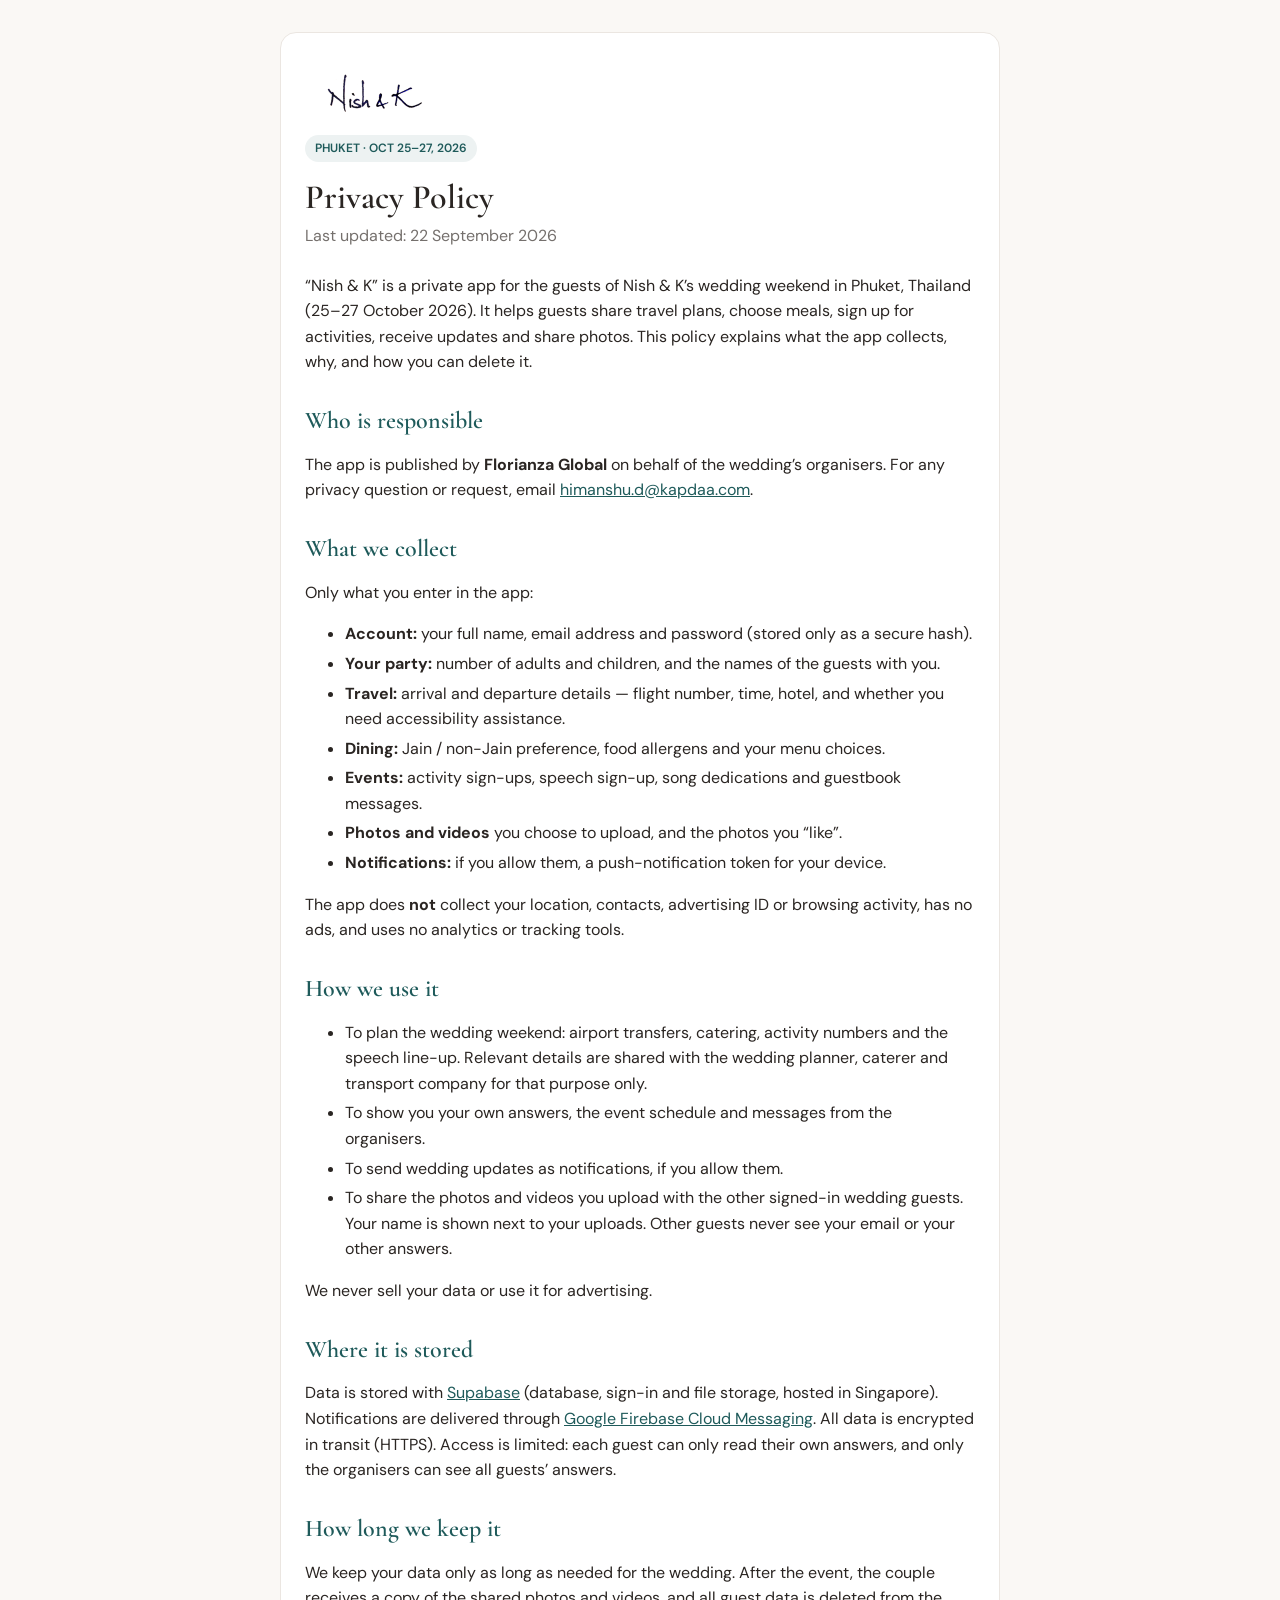
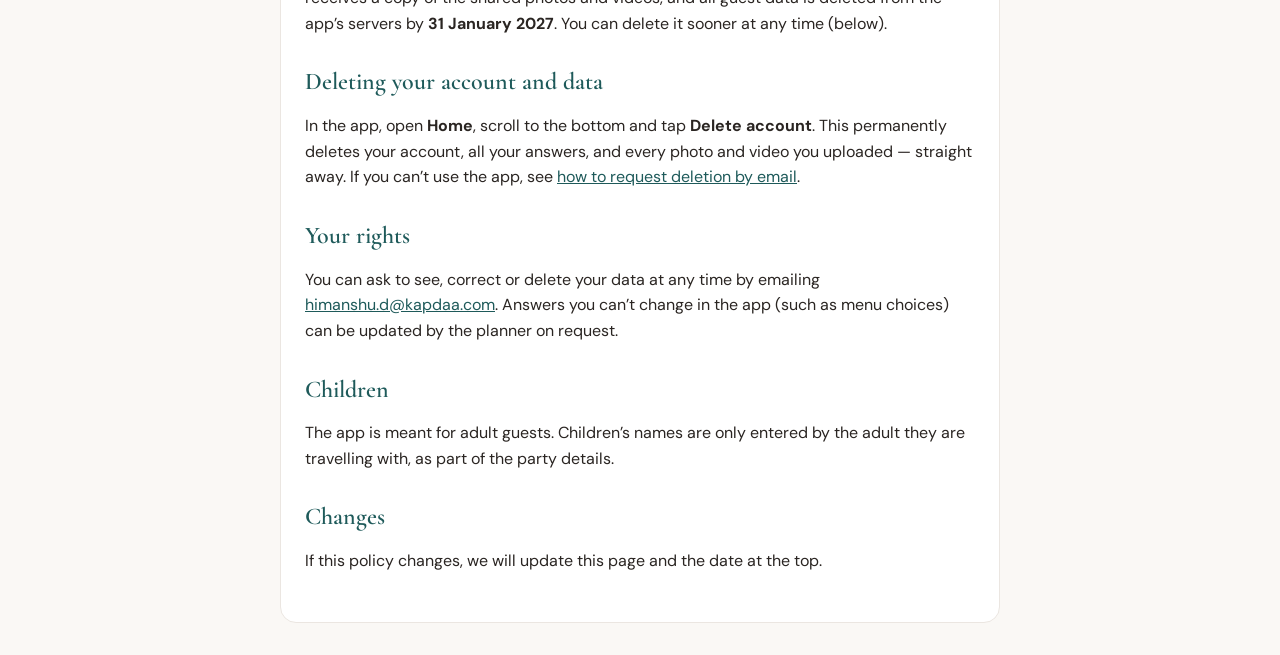
<file: index.html>
<!doctype html>
<html lang="en">
<head>
<meta charset="utf-8">
<meta name="viewport" content="width=device-width, initial-scale=1">
<title>Nish &amp; K — Privacy Policy</title>
<meta name="description" content="Privacy policy for the Nish & K wedding guest app.">
<link rel="icon" href="icon.png">
<link rel="stylesheet" href="style.css">
</head>
<body>
<main>
  <header>
    <img src="monogram.png" alt="Nish &amp; K" width="140">
    <p class="badge">PHUKET · OCT 25–27, 2026</p>
    <h1>Privacy Policy</h1>
    <p class="muted">Last updated: 22 September 2026</p>
  </header>

  <p>“Nish &amp; K” is a private app for the guests of Nish &amp; K’s wedding weekend in Phuket, Thailand
  (25–27 October 2026). It helps guests share travel plans, choose meals, sign up for activities, receive
  updates and share photos. This policy explains what the app collects, why, and how you can delete it.</p>

  <h2>Who is responsible</h2>
  <p>The app is published by <strong>Florianza Global</strong> on behalf of the wedding’s organisers.
  For any privacy question or request, email
  <a href="mailto:himanshu.d@kapdaa.com">himanshu.d@kapdaa.com</a>.</p>

  <h2>What we collect</h2>
  <p>Only what you enter in the app:</p>
  <ul>
    <li><strong>Account:</strong> your full name, email address and password (stored only as a secure hash).</li>
    <li><strong>Your party:</strong> number of adults and children, and the names of the guests with you.</li>
    <li><strong>Travel:</strong> arrival and departure details — flight number, time, hotel, and whether you need
      accessibility assistance.</li>
    <li><strong>Dining:</strong> Jain / non-Jain preference, food allergens and your menu choices.</li>
    <li><strong>Events:</strong> activity sign-ups, speech sign-up, song dedications and guestbook messages.</li>
    <li><strong>Photos and videos</strong> you choose to upload, and the photos you “like”.</li>
    <li><strong>Notifications:</strong> if you allow them, a push-notification token for your device.</li>
  </ul>
  <p>The app does <strong>not</strong> collect your location, contacts, advertising ID or browsing activity,
  has no ads, and uses no analytics or tracking tools.</p>

  <h2>How we use it</h2>
  <ul>
    <li>To plan the wedding weekend: airport transfers, catering, activity numbers and the speech line-up.
      Relevant details are shared with the wedding planner, caterer and transport company for that purpose only.</li>
    <li>To show you your own answers, the event schedule and messages from the organisers.</li>
    <li>To send wedding updates as notifications, if you allow them.</li>
    <li>To share the photos and videos you upload with the other signed-in wedding guests. Your name is shown
      next to your uploads. Other guests never see your email or your other answers.</li>
  </ul>
  <p>We never sell your data or use it for advertising.</p>

  <h2>Where it is stored</h2>
  <p>Data is stored with <a href="https://supabase.com/privacy">Supabase</a> (database, sign-in and file
  storage, hosted in Singapore). Notifications are delivered through
  <a href="https://firebase.google.com/support/privacy">Google Firebase Cloud Messaging</a>.
  All data is encrypted in transit (HTTPS). Access is limited: each guest can only read their own answers,
  and only the organisers can see all guests’ answers.</p>

  <h2>How long we keep it</h2>
  <p>We keep your data only as long as needed for the wedding. After the event, the couple receives a copy of
  the shared photos and videos, and all guest data is deleted from the app’s servers by
  <strong>31 January 2027</strong>. You can delete it sooner at any time (below).</p>

  <h2 id="delete">Deleting your account and data</h2>
  <p>In the app, open <strong>Home</strong>, scroll to the bottom and tap <strong>Delete account</strong>.
  This permanently deletes your account, all your answers, and every photo and video you uploaded — straight
  away. If you can’t use the app, see <a href="delete-account.html">how to request deletion by email</a>.</p>

  <h2>Your rights</h2>
  <p>You can ask to see, correct or delete your data at any time by emailing
  <a href="mailto:himanshu.d@kapdaa.com">himanshu.d@kapdaa.com</a>. Answers you can’t change in the app
  (such as menu choices) can be updated by the planner on request.</p>

  <h2>Children</h2>
  <p>The app is meant for adult guests. Children’s names are only entered by the adult they are travelling
  with, as part of the party details.</p>

  <h2>Changes</h2>
  <p>If this policy changes, we will update this page and the date at the top.</p>
</main>
</body>
</html>
</file>
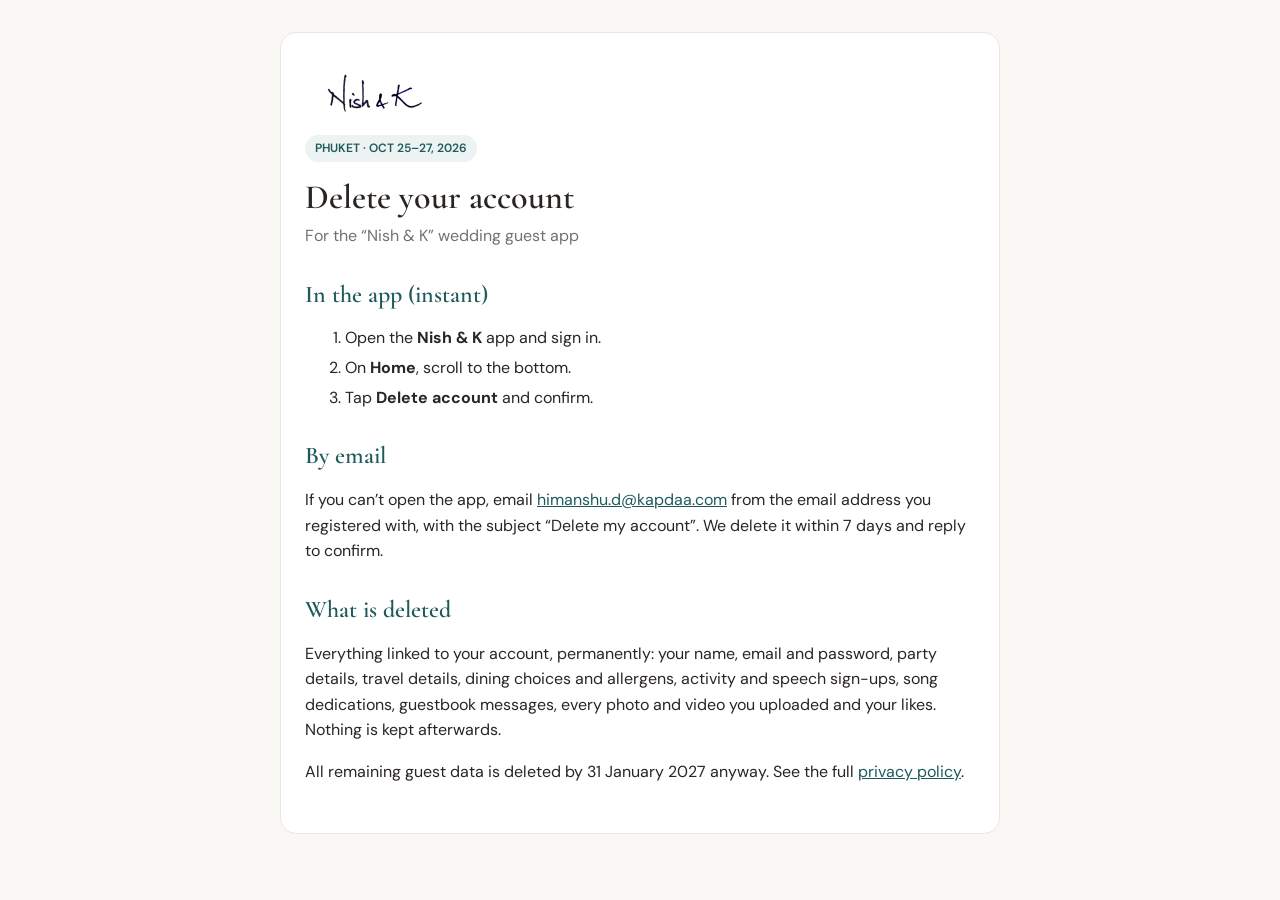
<file: delete-account.html>
<!doctype html>
<html lang="en">
<head>
<meta charset="utf-8">
<meta name="viewport" content="width=device-width, initial-scale=1">
<title>Nish &amp; K — Delete Your Account</title>
<meta name="description" content="How to delete your Nish & K wedding app account and data.">
<link rel="icon" href="icon.png">
<link rel="stylesheet" href="style.css">
</head>
<body>
<main>
  <header>
    <img src="monogram.png" alt="Nish &amp; K" width="140">
    <p class="badge">PHUKET · OCT 25–27, 2026</p>
    <h1>Delete your account</h1>
    <p class="muted">For the “Nish &amp; K” wedding guest app</p>
  </header>

  <h2>In the app (instant)</h2>
  <ol>
    <li>Open the <strong>Nish &amp; K</strong> app and sign in.</li>
    <li>On <strong>Home</strong>, scroll to the bottom.</li>
    <li>Tap <strong>Delete account</strong> and confirm.</li>
  </ol>

  <h2>By email</h2>
  <p>If you can’t open the app, email <a href="mailto:himanshu.d@kapdaa.com?subject=Delete%20my%20Nish%20%26%20K%20account">himanshu.d@kapdaa.com</a>
  from the email address you registered with, with the subject “Delete my account”. We delete it within 7 days
  and reply to confirm.</p>

  <h2>What is deleted</h2>
  <p>Everything linked to your account, permanently: your name, email and password, party details, travel
  details, dining choices and allergens, activity and speech sign-ups, song dedications, guestbook messages,
  every photo and video you uploaded and your likes. Nothing is kept afterwards.</p>
  <p>All remaining guest data is deleted by 31 January 2027 anyway. See the full
  <a href="index.html">privacy policy</a>.</p>
</main>
</body>
</html>
</file>
<file: style.css>
@font-face { font-family: "Cormorant Garamond"; font-weight: 600; font-display: swap;
  src: url("fonts/CormorantGaramond-SemiBold.ttf") format("truetype"); }
@font-face { font-family: "DM Sans"; font-weight: 100 1000; font-display: swap;
  src: url("fonts/DMSans-Variable.ttf") format("truetype"); }

:root { --canvas: #FAF8F5; --surface: #FFFFFF; --border: #EBE6E1; --ink: #2A2522; --muted: #75706D; --teal: #1E5A5A; }

* { box-sizing: border-box; }
body { margin: 0; background: var(--canvas); color: var(--ink);
  font: 16px/1.6 "DM Sans", system-ui, -apple-system, "Segoe UI", sans-serif; }
main { max-width: 720px; margin: 32px auto; padding: 32px 24px; background: var(--surface);
  border: 1px solid var(--border); border-radius: 16px; }
@media (max-width: 760px) { main { margin: 0; border: 0; border-radius: 0; padding: 24px 16px; } }
header { margin-bottom: 24px; }
header img { display: block; height: auto; }
.badge { display: inline-block; margin: 12px 0 0; padding: 4px 10px; border-radius: 999px;
  background: rgba(30, 90, 90, .08); color: var(--teal); font-size: 12px; font-weight: 600; }
h1, h2 { font-family: "Cormorant Garamond", Georgia, serif; font-weight: 600; line-height: 1.2; }
h1 { font-size: 34px; margin: 16px 0 4px; }
h2 { font-size: 24px; margin: 32px 0 8px; color: var(--teal); }
.muted { color: var(--muted); margin: 0; }
a { color: var(--teal); }
li { margin: 4px 0; }
</file>
